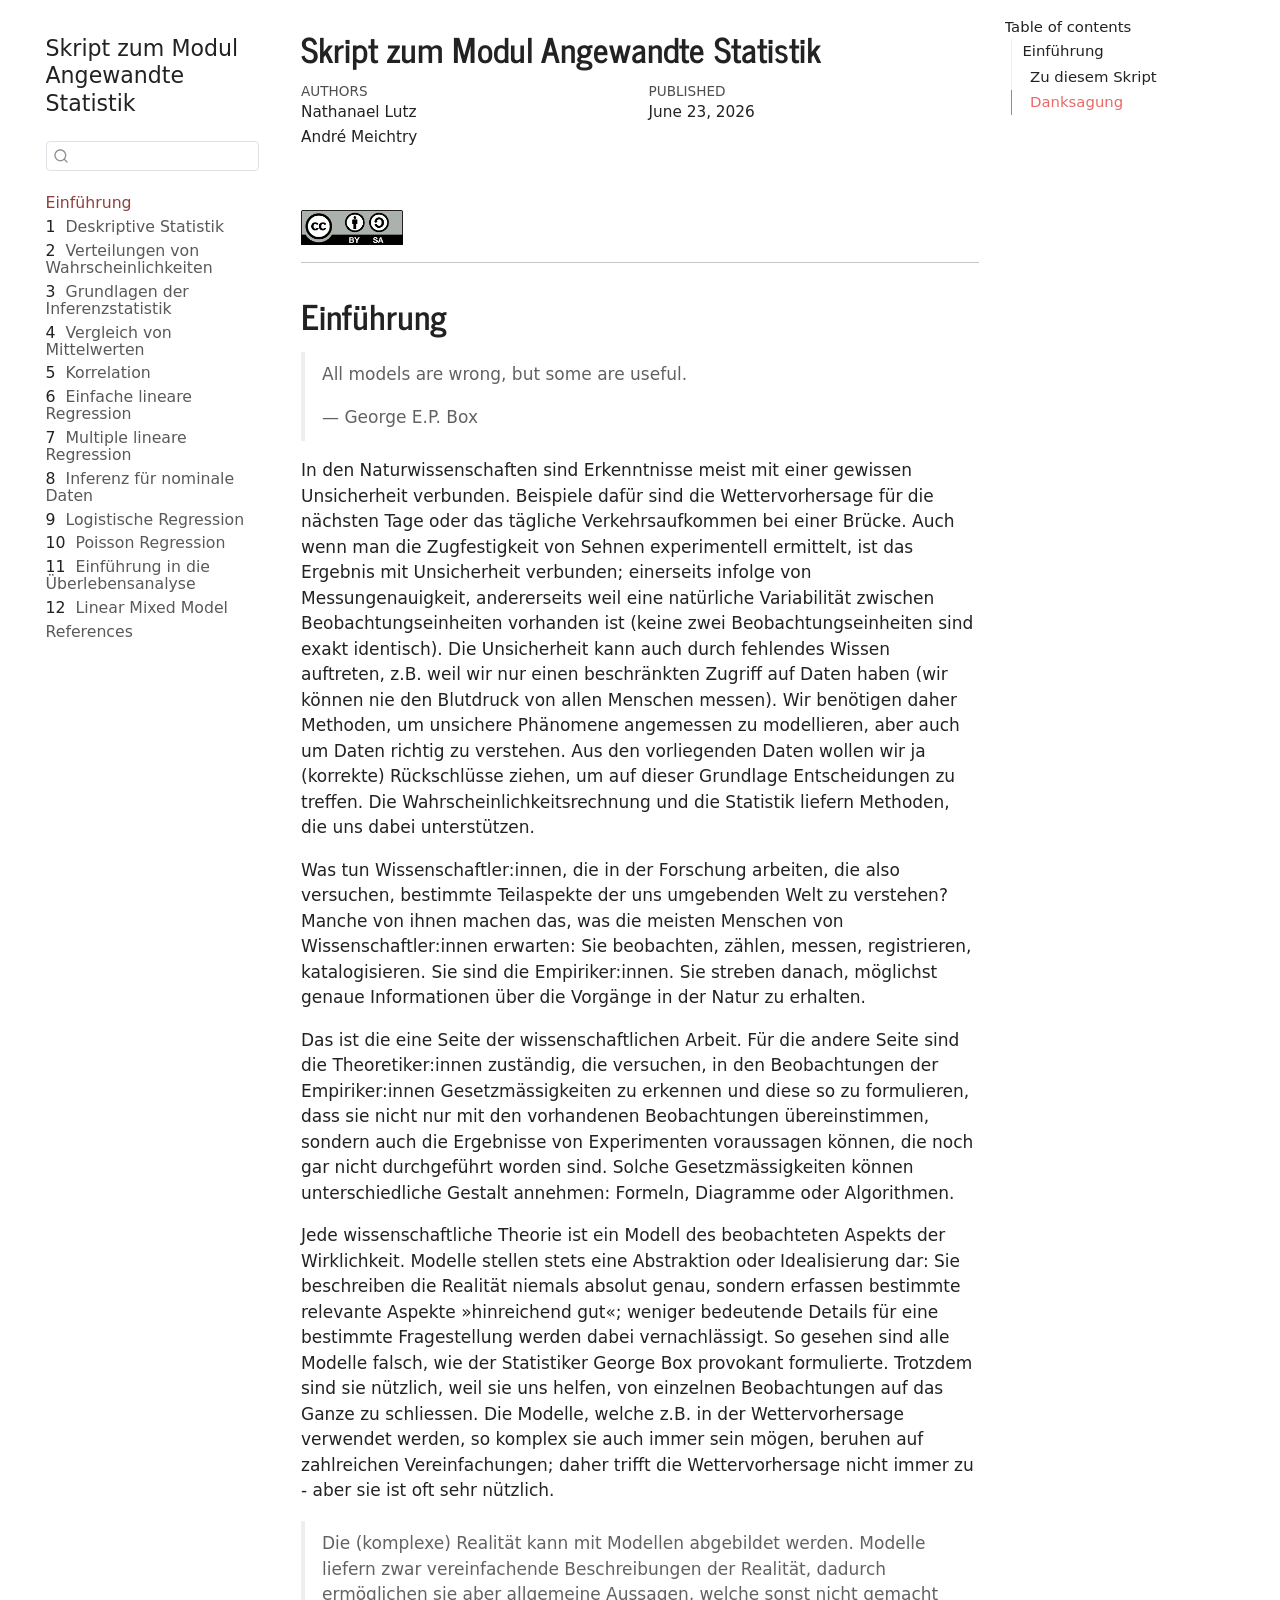
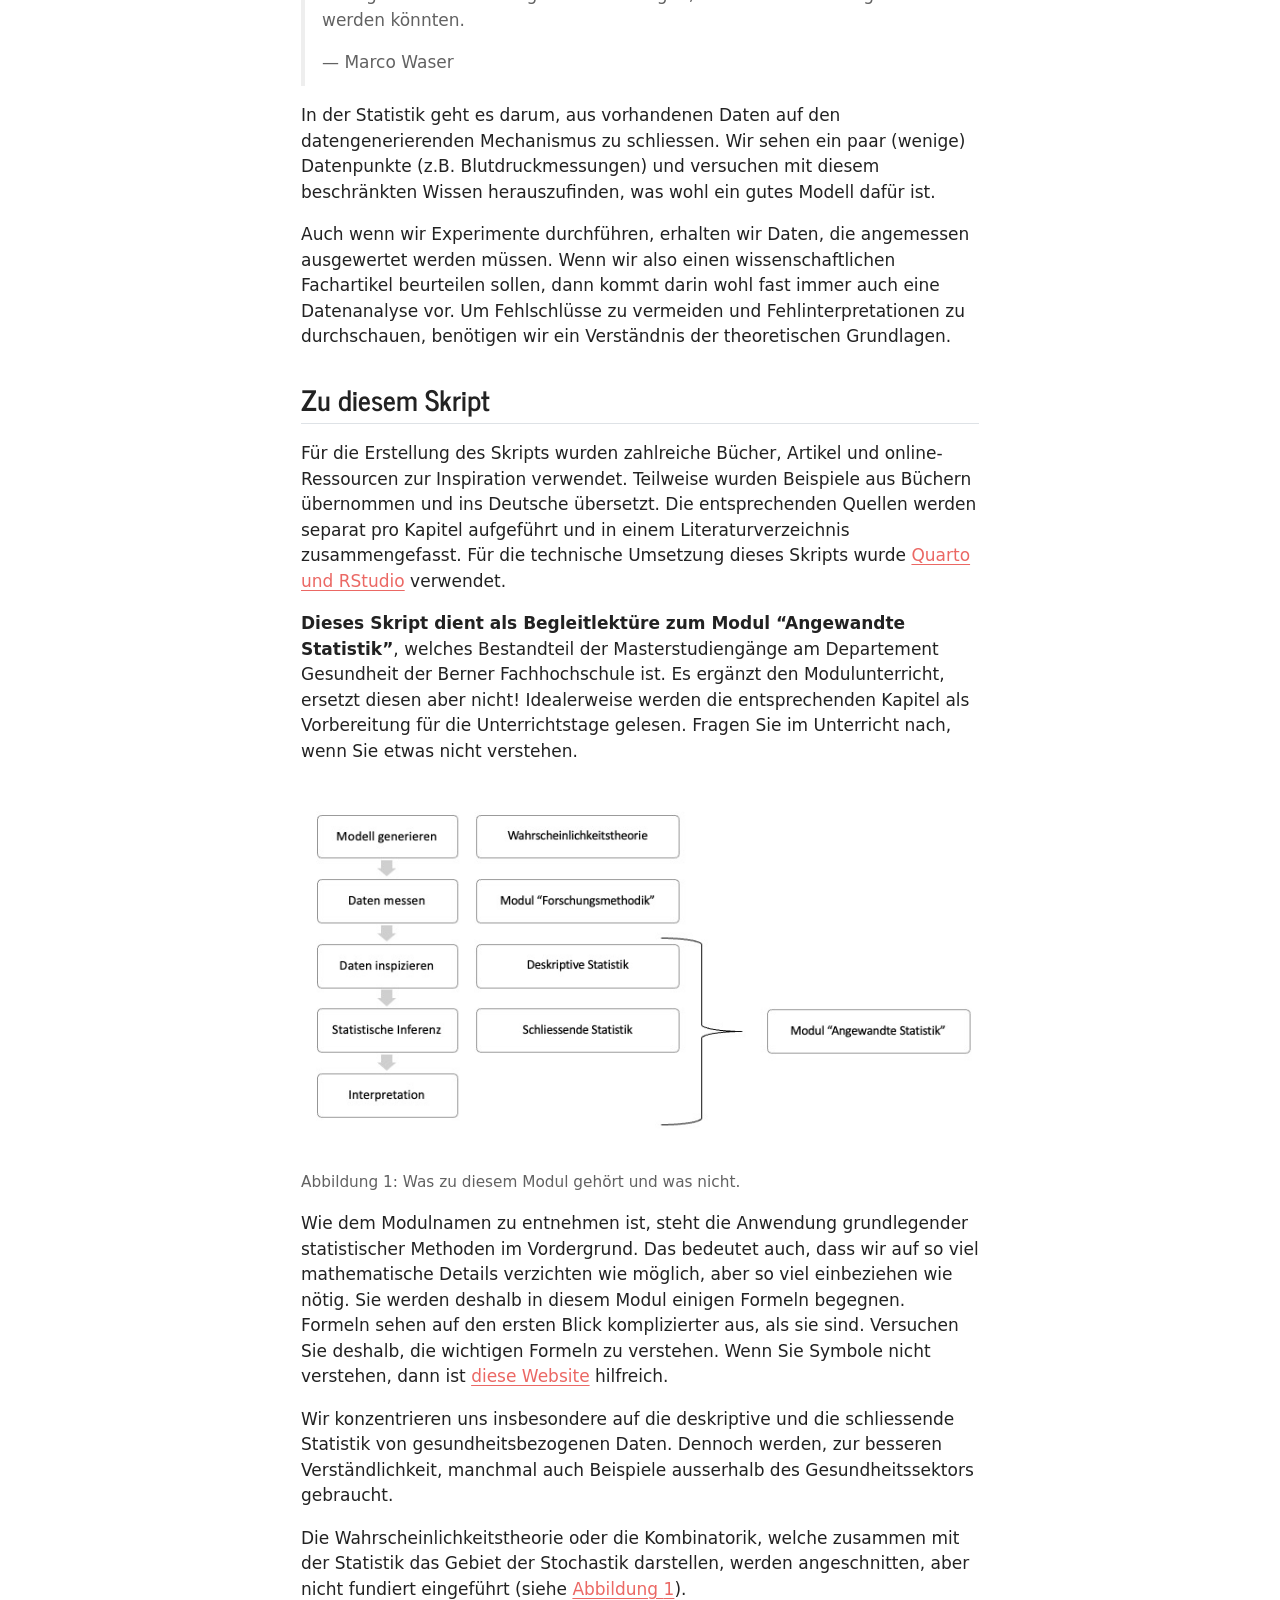
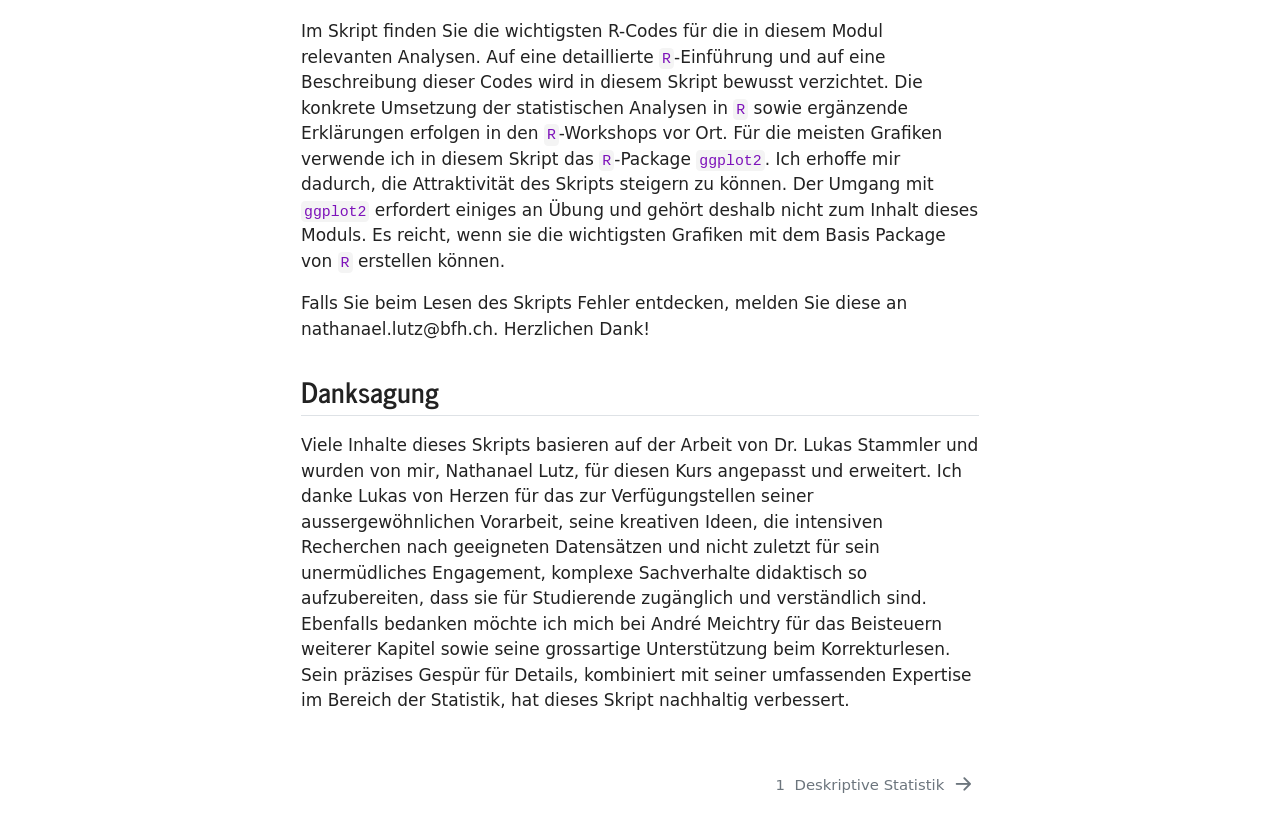
<file: index.html>
<!DOCTYPE html>
<html xmlns="http://www.w3.org/1999/xhtml" lang="en" xml:lang="en"><head>

<meta charset="utf-8">
<meta name="generator" content="quarto-1.10.18">

<meta name="viewport" content="width=device-width, initial-scale=1.0, user-scalable=yes">

<meta name="author" content="Nathanael Lutz">
<meta name="author" content="André Meichtry">
<meta name="dcterms.date" content="2026-06-23">

<title>Skript zum Modul Angewandte Statistik</title>
<style>
/* Default styles provided by pandoc.
** See https://pandoc.org/MANUAL.html#variables-for-html for config info.
*/
span.smallcaps{font-variant: small-caps;}
div.columns{display: flex; gap: 1.5em;}
div.column{flex: auto;}
@media screen {
div.columns{gap: min(4vw, 1.5em);}
div.column{overflow-x: auto;}
}
div.hanging-indent{margin-left: 1.5em; text-indent: -1.5em;}
ul.task-list{list-style: none;}
ul.task-list li input[type="checkbox"] {
  width: 0.8em;
  margin: 0 0.8em 0.2em -1em; /* quarto-specific, see https://github.com/quarto-dev/quarto-cli/issues/4556 */ 
  vertical-align: middle;
}
</style>


<script src="site_libs/quarto-nav/quarto-nav.js"></script>
<script src="site_libs/quarto-nav/headroom.min.js"></script>
<script src="site_libs/clipboard/clipboard.min.js"></script>
<script src="site_libs/quarto-search/autocomplete.umd.js"></script>
<script src="site_libs/quarto-search/fuse.min.js"></script>
<script src="site_libs/quarto-search/quarto-search.js"></script>
<meta name="quarto:offset" content="./">
<link href="./01_descriptives.html" rel="next">
<script src="site_libs/quarto-html/quarto.js" type="module"></script>
<script src="site_libs/quarto-html/tabsets/tabsets.js" type="module"></script>
<script src="site_libs/quarto-html/popper.min.js"></script>
<script src="site_libs/quarto-html/tippy.umd.min.js"></script>
<script src="site_libs/quarto-html/anchor.min.js"></script>
<link href="site_libs/quarto-html/tippy.css" rel="stylesheet">
<link href="site_libs/quarto-html/quarto-syntax-highlighting-64a204ab8560d761af7679ceaba22944.css" rel="stylesheet" id="quarto-text-highlighting-styles">
<script src="site_libs/bootstrap/bootstrap.min.js"></script>
<link href="site_libs/bootstrap/bootstrap-icons.css" rel="stylesheet">
<link href="site_libs/bootstrap/bootstrap-a13ce72e634a2f33efdd294fcd8c2364.min.css" rel="stylesheet" append-hash="true" id="quarto-bootstrap" data-mode="light">
<link href="site_libs/quarto-contrib/quarto-auto-dark-mode-1.0.0/auto-dark-mode.css" rel="stylesheet">
<script id="quarto-search-options" type="application/json">{
  "location": "sidebar",
  "copy-button": false,
  "collapse-after": 3,
  "panel-placement": "start",
  "type": "textbox",
  "limit": 50,
  "keyboard-shortcut": [
    "f",
    "/",
    "s"
  ],
  "show-item-context": false,
  "language": {
    "search-no-results-text": "No results",
    "search-matching-documents-text": "matching documents",
    "search-copy-link-title": "Copy link to search",
    "search-hide-matches-text": "Hide additional matches",
    "search-more-match-text": "more match in this document",
    "search-more-matches-text": "more matches in this document",
    "search-clear-button-title": "Clear",
    "search-text-placeholder": "",
    "search-detached-cancel-button-title": "Cancel",
    "search-submit-button-title": "Submit",
    "search-label": "Search"
  }
}</script>


</head>

<body class="nav-sidebar floating quarto-light">

<div id="quarto-search-results"></div>
  <header id="quarto-header" class="headroom fixed-top">
  <nav class="quarto-secondary-nav">
    <div class="container-fluid d-flex">
      <button type="button" class="quarto-btn-toggle btn" data-bs-toggle="collapse" role="button" data-bs-target=".quarto-sidebar-collapse-item" aria-controls="quarto-sidebar" aria-expanded="false" aria-label="Toggle sidebar navigation" onclick="if (window.quartoToggleHeadroom) { window.quartoToggleHeadroom(); }">
        <i class="bi bi-layout-text-sidebar-reverse"></i>
      </button>
        <nav class="quarto-page-breadcrumbs" aria-label="breadcrumb"><ol class="breadcrumb"><li class="breadcrumb-item"><a href="./index.html">Einführung</a></li></ol></nav>
        <a class="flex-grow-1" role="navigation" data-bs-toggle="collapse" data-bs-target=".quarto-sidebar-collapse-item" aria-controls="quarto-sidebar" aria-expanded="false" aria-label="Toggle sidebar navigation" onclick="if (window.quartoToggleHeadroom) { window.quartoToggleHeadroom(); }">      
        </a>
      <button type="button" class="btn quarto-search-button" aria-label="Search" onclick="window.quartoOpenSearch();">
        <i class="bi bi-search"></i>
      </button>
    </div>
  </nav>
</header>
<!-- content -->
<div id="quarto-content" class="quarto-container page-columns page-rows-contents page-layout-article">
<!-- sidebar -->
  <nav id="quarto-sidebar" class="sidebar collapse collapse-horizontal quarto-sidebar-collapse-item sidebar-navigation floating overflow-auto">
    <div class="pt-lg-2 mt-2 text-left sidebar-header">
    <div class="sidebar-title mb-0 py-0">
      <a href="./">Skript zum Modul Angewandte Statistik</a> 
    </div>
      </div>
        <div class="mt-2 flex-shrink-0 align-items-center">
        <div class="sidebar-search">
        <div id="quarto-search" class="" title="Search"></div>
        </div>
        </div>
    <div class="sidebar-menu-container"> 
    <ul class="list-unstyled mt-1">
        <li class="sidebar-item">
  <div class="sidebar-item-container"> 
  <a href="./index.html" class="sidebar-item-text sidebar-link active">
 <span class="menu-text">Einführung</span></a>
  </div>
</li>
        <li class="sidebar-item">
  <div class="sidebar-item-container"> 
  <a href="./01_descriptives.html" class="sidebar-item-text sidebar-link">
 <span class="menu-text"><span class="chapter-number">1</span>&nbsp; <span class="chapter-title">Deskriptive Statistik</span></span></a>
  </div>
</li>
        <li class="sidebar-item">
  <div class="sidebar-item-container"> 
  <a href="./02_prop_distributions.html" class="sidebar-item-text sidebar-link">
 <span class="menu-text"><span class="chapter-number">2</span>&nbsp; <span class="chapter-title">Verteilungen von Wahrscheinlichkeiten</span></span></a>
  </div>
</li>
        <li class="sidebar-item">
  <div class="sidebar-item-container"> 
  <a href="./03_inference.html" class="sidebar-item-text sidebar-link">
 <span class="menu-text"><span class="chapter-number">3</span>&nbsp; <span class="chapter-title">Grundlagen der Inferenzstatistik</span></span></a>
  </div>
</li>
        <li class="sidebar-item">
  <div class="sidebar-item-container"> 
  <a href="./04_compare_means.html" class="sidebar-item-text sidebar-link">
 <span class="menu-text"><span class="chapter-number">4</span>&nbsp; <span class="chapter-title">Vergleich von Mittelwerten</span></span></a>
  </div>
</li>
        <li class="sidebar-item">
  <div class="sidebar-item-container"> 
  <a href="./05_correlation.html" class="sidebar-item-text sidebar-link">
 <span class="menu-text"><span class="chapter-number">5</span>&nbsp; <span class="chapter-title">Korrelation</span></span></a>
  </div>
</li>
        <li class="sidebar-item">
  <div class="sidebar-item-container"> 
  <a href="./06_simple_linear-regression.html" class="sidebar-item-text sidebar-link">
 <span class="menu-text"><span class="chapter-number">6</span>&nbsp; <span class="chapter-title">Einfache lineare Regression</span></span></a>
  </div>
</li>
        <li class="sidebar-item">
  <div class="sidebar-item-container"> 
  <a href="./07_multiple_linear-regression.html" class="sidebar-item-text sidebar-link">
 <span class="menu-text"><span class="chapter-number">7</span>&nbsp; <span class="chapter-title">Multiple lineare Regression</span></span></a>
  </div>
</li>
        <li class="sidebar-item">
  <div class="sidebar-item-container"> 
  <a href="./08_inf_cat_data.html" class="sidebar-item-text sidebar-link">
 <span class="menu-text"><span class="chapter-number">8</span>&nbsp; <span class="chapter-title">Inferenz für nominale Daten</span></span></a>
  </div>
</li>
        <li class="sidebar-item">
  <div class="sidebar-item-container"> 
  <a href="./09_logistic_regression.html" class="sidebar-item-text sidebar-link">
 <span class="menu-text"><span class="chapter-number">9</span>&nbsp; <span class="chapter-title">Logistische Regression</span></span></a>
  </div>
</li>
        <li class="sidebar-item">
  <div class="sidebar-item-container"> 
  <a href="./10_poisson_regression.html" class="sidebar-item-text sidebar-link">
 <span class="menu-text"><span class="chapter-number">10</span>&nbsp; <span class="chapter-title">Poisson Regression</span></span></a>
  </div>
</li>
        <li class="sidebar-item">
  <div class="sidebar-item-container"> 
  <a href="./11_survival.html" class="sidebar-item-text sidebar-link">
 <span class="menu-text"><span class="chapter-number">11</span>&nbsp; <span class="chapter-title">Einführung in die Überlebensanalyse</span></span></a>
  </div>
</li>
        <li class="sidebar-item">
  <div class="sidebar-item-container"> 
  <a href="./12_LMM.html" class="sidebar-item-text sidebar-link">
 <span class="menu-text"><span class="chapter-number">12</span>&nbsp; <span class="chapter-title">Linear Mixed Model</span></span></a>
  </div>
</li>
        <li class="sidebar-item">
  <div class="sidebar-item-container"> 
  <a href="./references.html" class="sidebar-item-text sidebar-link">
 <span class="menu-text">References</span></a>
  </div>
</li>
    </ul>
    </div>
</nav>
<div id="quarto-sidebar-glass" class="quarto-sidebar-collapse-item" data-bs-toggle="collapse" data-bs-target=".quarto-sidebar-collapse-item"></div>
<!-- margin-sidebar -->
    <div id="quarto-margin-sidebar" class="sidebar margin-sidebar">
        <nav id="TOC" role="doc-toc" class="toc-active">
    <h2 id="toc-title">Table of contents</h2>
   
  <ul>
  <li><a href="#einführung" id="toc-einführung" class="nav-link active" data-scroll-target="#einführung">Einführung</a>
  <ul class="collapse">
  <li><a href="#zu-diesem-skript" id="toc-zu-diesem-skript" class="nav-link" data-scroll-target="#zu-diesem-skript">Zu diesem Skript</a></li>
  <li><a href="#danksagung" id="toc-danksagung" class="nav-link" data-scroll-target="#danksagung">Danksagung</a></li>
  </ul></li>
  </ul>
</nav>
    </div>
<!-- main -->
<main class="content" id="quarto-document-content">

<header id="title-block-header" class="quarto-title-block default">
<div class="quarto-title">
<h1 class="title">Skript zum Modul Angewandte Statistik</h1>
</div>



<div class="quarto-title-meta">

    <div>
    <div class="quarto-title-meta-heading">Authors</div>
    <div class="quarto-title-meta-contents">
             <p>Nathanael Lutz </p>
             <p>André Meichtry </p>
          </div>
  </div>
    
    <div>
    <div class="quarto-title-meta-heading">Published</div>
    <div class="quarto-title-meta-contents">
      <p class="date">June 23, 2026</p>
    </div>
  </div>
  
    
  </div>
  


</header>


<p><br></p>
<p><img src="illustrations/cc.png" class="img-fluid" style="width:15.0%"></p>
<hr>
<section id="einführung" class="level1 unnumbered">
<h1 class="unnumbered">Einführung</h1>
<blockquote class="blockquote">
<p>All models are wrong, but some are useful.</p>
<p>— George E.P. Box</p>
</blockquote>
<p>In den Naturwissenschaften sind Erkenntnisse meist mit einer gewissen Unsicherheit verbunden. Beispiele dafür sind die Wettervorhersage für die nächsten Tage oder das tägliche Verkehrsaufkommen bei einer Brücke. Auch wenn man die Zugfestigkeit von Sehnen experimentell ermittelt, ist das Ergebnis mit Unsicherheit verbunden; einerseits infolge von Messungenauigkeit, andererseits weil eine natürliche Variabilität zwischen Beobachtungseinheiten vorhanden ist (keine zwei Beobachtungseinheiten sind exakt identisch). Die Unsicherheit kann auch durch fehlendes Wissen auftreten, z.B. weil wir nur einen beschränkten Zugriff auf Daten haben (wir können nie den Blutdruck von allen Menschen messen). Wir benötigen daher Methoden, um unsichere Phänomene angemessen zu modellieren, aber auch um Daten richtig zu verstehen. Aus den vorliegenden Daten wollen wir ja (korrekte) Rückschlüsse ziehen, um auf dieser Grundlage Entscheidungen zu treffen. Die Wahrscheinlichkeitsrechnung und die Statistik liefern Methoden, die uns dabei unterstützen.</p>
<p>Was tun Wissenschaftler:innen, die in der Forschung arbeiten, die also versuchen, bestimmte Teilaspekte der uns umgebenden Welt zu verstehen? Manche von ihnen machen das, was die meisten Menschen von Wissenschaftler:innen erwarten: Sie beobachten, zählen, messen, registrieren, katalogisieren. Sie sind die Empiriker:innen. Sie streben danach, möglichst genaue Informationen über die Vorgänge in der Natur zu erhalten.</p>
<p>Das ist die eine Seite der wissenschaftlichen Arbeit. Für die andere Seite sind die Theoretiker:innen zuständig, die versuchen, in den Beobachtungen der Empiriker:innen Gesetzmässigkeiten zu erkennen und diese so zu formulieren, dass sie nicht nur mit den vorhandenen Beobachtungen übereinstimmen, sondern auch die Ergebnisse von Experimenten voraussagen können, die noch gar nicht durchgeführt worden sind. Solche Gesetzmässigkeiten können unterschiedliche Gestalt annehmen: Formeln, Diagramme oder Algorithmen.</p>
<p>Jede wissenschaftliche Theorie ist ein Modell des beobachteten Aspekts der Wirklichkeit. Modelle stellen stets eine Abstraktion oder Idealisierung dar: Sie beschreiben die Realität niemals absolut genau, sondern erfassen bestimmte relevante Aspekte »hinreichend gut«; weniger bedeutende Details für eine bestimmte Fragestellung werden dabei vernachlässigt. So gesehen sind alle Modelle falsch, wie der Statistiker George Box provokant formulierte. Trotzdem sind sie nützlich, weil sie uns helfen, von einzelnen Beobachtungen auf das Ganze zu schliessen. Die Modelle, welche z.B. in der Wettervorhersage verwendet werden, so komplex sie auch immer sein mögen, beruhen auf zahlreichen Vereinfachungen; daher trifft die Wettervorhersage nicht immer zu - aber sie ist oft sehr nützlich.</p>
<blockquote class="blockquote">
<p>Die (komplexe) Realität kann mit Modellen abgebildet werden. Modelle liefern zwar vereinfachende Beschreibungen der Realität, dadurch ermöglichen sie aber allgemeine Aussagen, welche sonst nicht gemacht werden könnten.</p>
<p>— Marco Waser</p>
</blockquote>
<p>In der Statistik geht es darum, aus vorhandenen Daten auf den datengenerierenden Mechanismus zu schliessen. Wir sehen ein paar (wenige) Datenpunkte (z.B. Blutdruckmessungen) und versuchen mit diesem beschränkten Wissen herauszufinden, was wohl ein gutes Modell dafür ist.</p>
<p>Auch wenn wir Experimente durchführen, erhalten wir Daten, die angemessen ausgewertet werden müssen. Wenn wir also einen wissenschaftlichen Fachartikel beurteilen sollen, dann kommt darin wohl fast immer auch eine Datenanalyse vor. Um Fehlschlüsse zu vermeiden und Fehlinterpretationen zu durchschauen, benötigen wir ein Verständnis der theoretischen Grundlagen.</p>
<section id="zu-diesem-skript" class="level2">
<h2 class="anchored" data-anchor-id="zu-diesem-skript">Zu diesem Skript</h2>
<p>Für die Erstellung des Skripts wurden zahlreiche Bücher, Artikel und online-Ressourcen zur Inspiration verwendet. Teilweise wurden Beispiele aus Büchern übernommen und ins Deutsche übersetzt. Die entsprechenden Quellen werden separat pro Kapitel aufgeführt und in einem Literaturverzeichnis zusammengefasst. Für die technische Umsetzung dieses Skripts wurde <a href="https://quarto.org/">Quarto und RStudio</a> verwendet.</p>
<p><strong>Dieses Skript dient als Begleitlektüre zum Modul “Angewandte Statistik”</strong>, welches Bestandteil der Masterstudiengänge am Departement Gesundheit der Berner Fachhochschule ist. Es ergänzt den Modulunterricht, ersetzt diesen aber nicht! Idealerweise werden die entsprechenden Kapitel als Vorbereitung für die Unterrichtstage gelesen. Fragen Sie im Unterricht nach, wenn Sie etwas nicht verstehen.</p>
<div id="fig-intro" class="quarto-float quarto-figure quarto-figure-center anchored">
<figure class="quarto-float quarto-float-fig figure">
<div aria-describedby="fig-intro-caption-0ceaefa1-69ba-4598-a22c-09a6ac19f8ca">
<img src="illustrations/Fig-Intro.jpg" class="img-fluid figure-img">
</div>
<figcaption class="quarto-float-caption-bottom quarto-float-caption quarto-float-fig" id="fig-intro-caption-0ceaefa1-69ba-4598-a22c-09a6ac19f8ca">
Abbildung&nbsp;1: Was zu diesem Modul gehört und was nicht.
</figcaption>
</figure>
</div>
<p>Wie dem Modulnamen zu entnehmen ist, steht die Anwendung grundlegender statistischer Methoden im Vordergrund. Das bedeutet auch, dass wir auf so viel mathematische Details verzichten wie möglich, aber so viel einbeziehen wie nötig. Sie werden deshalb in diesem Modul einigen Formeln begegnen. Formeln sehen auf den ersten Blick komplizierter aus, als sie sind. Versuchen Sie deshalb, die wichtigen Formeln zu verstehen. Wenn Sie Symbole nicht verstehen, dann ist <a href="https://www.mathe-online.at/symbole.html">diese Website</a> hilfreich.</p>
<p>Wir konzentrieren uns insbesondere auf die deskriptive und die schliessende Statistik von gesundheitsbezogenen Daten. Dennoch werden, zur besseren Verständlichkeit, manchmal auch Beispiele ausserhalb des Gesundheitssektors gebraucht.</p>
<p>Die Wahrscheinlichkeitstheorie oder die Kombinatorik, welche zusammen mit der Statistik das Gebiet der Stochastik darstellen, werden angeschnitten, aber nicht fundiert eingeführt (siehe <a href="#fig-intro" class="quarto-xref">Abbildung&nbsp;<span>1</span></a>).</p>
<p>Im Skript finden Sie die wichtigsten R-Codes für die in diesem Modul relevanten Analysen. Auf eine detaillierte <code>R</code>-Einführung und auf eine Beschreibung dieser Codes wird in diesem Skript bewusst verzichtet. Die konkrete Umsetzung der statistischen Analysen in <code>R</code> sowie ergänzende Erklärungen erfolgen in den <code>R</code>-Workshops vor Ort. Für die meisten Grafiken verwende ich in diesem Skript das <code>R</code>-Package <code>ggplot2</code>. Ich erhoffe mir dadurch, die Attraktivität des Skripts steigern zu können. Der Umgang mit <code>ggplot2</code> erfordert einiges an Übung und gehört deshalb nicht zum Inhalt dieses Moduls. Es reicht, wenn sie die wichtigsten Grafiken mit dem Basis Package von <code>R</code> erstellen können.</p>
<p>Falls Sie beim Lesen des Skripts Fehler entdecken, melden Sie diese an nathanael.lutz@bfh.ch. Herzlichen Dank!</p>
</section>
<section id="danksagung" class="level2">
<h2 class="anchored" data-anchor-id="danksagung">Danksagung</h2>
<p>Viele Inhalte dieses Skripts basieren auf der Arbeit von Dr.&nbsp;Lukas Stammler und wurden von mir, Nathanael Lutz, für diesen Kurs angepasst und erweitert. Ich danke Lukas von Herzen für das zur Verfügungstellen seiner aussergewöhnlichen Vorarbeit, seine kreativen Ideen, die intensiven Recherchen nach geeigneten Datensätzen und nicht zuletzt für sein unermüdliches Engagement, komplexe Sachverhalte didaktisch so aufzubereiten, dass sie für Studierende zugänglich und verständlich sind. Ebenfalls bedanken möchte ich mich bei André Meichtry für das Beisteuern weiterer Kapitel sowie seine grossartige Unterstützung beim Korrekturlesen. Sein präzises Gespür für Details, kombiniert mit seiner umfassenden Expertise im Bereich der Statistik, hat dieses Skript nachhaltig verbessert.</p>


</section>
</section>

</main> <!-- /main -->
<script id="quarto-html-after-body" type="application/javascript">
  window.document.addEventListener("DOMContentLoaded", function (event) {
    const icon = "";
    const anchorJS = new window.AnchorJS();
    anchorJS.options = {
      placement: 'right',
      icon: icon
    };
    anchorJS.add('.anchored');
    const isCodeAnnotation = (el) => {
      for (const clz of el.classList) {
        if (clz.startsWith('code-annotation-')) {                     
          return true;
        }
      }
      return false;
    }
    const onCopySuccess = function(e) {
      // button target
      const button = e.trigger;
      // don't keep focus
      button.blur();
      // flash "checked"
      button.classList.add('code-copy-button-checked');
      var currentTitle = button.getAttribute("title");
      button.setAttribute("title", "Copied!");
      let tooltip;
      if (window.bootstrap) {
        button.setAttribute("data-bs-toggle", "tooltip");
        button.setAttribute("data-bs-placement", "left");
        button.setAttribute("data-bs-title", "Copied!");
        tooltip = new bootstrap.Tooltip(button, 
          { trigger: "manual", 
            customClass: "code-copy-button-tooltip",
            offset: [0, -8]});
        tooltip.show();    
      }
      setTimeout(function() {
        if (tooltip) {
          tooltip.hide();
          button.removeAttribute("data-bs-title");
          button.removeAttribute("data-bs-toggle");
          button.removeAttribute("data-bs-placement");
        }
        button.setAttribute("title", currentTitle);
        button.classList.remove('code-copy-button-checked');
      }, 1000);
      // clear code selection
      e.clearSelection();
    }
    const getTextToCopy = function(trigger) {
      const outerScaffold = trigger.parentElement.cloneNode(true);
      const codeEl = outerScaffold.querySelector('code');
      for (const childEl of codeEl.children) {
        if (isCodeAnnotation(childEl)) {
          childEl.remove();
        }
      }
      return codeEl.innerText;
    }
    const clipboard = new window.ClipboardJS('.code-copy-button:not([data-in-quarto-modal])', {
      text: getTextToCopy
    });
    clipboard.on('success', onCopySuccess);
    if (window.document.getElementById('quarto-embedded-source-code-modal')) {
      const clipboardModal = new window.ClipboardJS('.code-copy-button[data-in-quarto-modal]', {
        text: getTextToCopy,
        container: window.document.getElementById('quarto-embedded-source-code-modal')
      });
      clipboardModal.on('success', onCopySuccess);
    }
      var localhostRegex = new RegExp(/^(?:http|https):\/\/localhost\:?[0-9]*\//);
      var mailtoRegex = new RegExp(/^mailto:/);
        var filterRegex = new RegExp('/' + window.location.host + '/');
      var isInternal = (href) => {
          return filterRegex.test(href) || localhostRegex.test(href) || mailtoRegex.test(href);
      }
      // Inspect non-navigation links and adorn them if external
     var links = window.document.querySelectorAll('a[href]:not(.nav-link):not(.navbar-brand):not(.toc-action):not(.sidebar-link):not(.sidebar-item-toggle):not(.pagination-link):not(.no-external):not([aria-hidden]):not(.dropdown-item):not(.quarto-navigation-tool):not(.about-link)');
      for (var i=0; i<links.length; i++) {
        const link = links[i];
        if (!isInternal(link.href)) {
          // undo the damage that might have been done by quarto-nav.js in the case of
          // links that we want to consider external
          if (link.dataset.originalHref !== undefined) {
            link.href = link.dataset.originalHref;
          }
        }
      }
    function tippyHover(el, contentFn, onTriggerFn, onUntriggerFn) {
      const config = {
        allowHTML: true,
        maxWidth: 500,
        delay: 100,
        arrow: false,
        appendTo: function(el) {
            return el.parentElement;
        },
        interactive: true,
        interactiveBorder: 10,
        theme: 'quarto',
        placement: 'bottom-start',
      };
      if (contentFn) {
        config.content = contentFn;
      }
      if (onTriggerFn) {
        config.onTrigger = onTriggerFn;
      }
      if (onUntriggerFn) {
        config.onUntrigger = onUntriggerFn;
      }
      window.tippy(el, config); 
    }
    const noterefs = window.document.querySelectorAll('a[role="doc-noteref"]');
    for (var i=0; i<noterefs.length; i++) {
      const ref = noterefs[i];
      tippyHover(ref, function() {
        // use id or data attribute instead here
        let href = ref.getAttribute('data-footnote-href') || ref.getAttribute('href');
        try { href = new URL(href).hash; } catch {}
        const id = href.replace(/^#\/?/, "");
        const note = window.document.getElementById(id);
        if (note) {
          return note.innerHTML;
        } else {
          return "";
        }
      });
    }
    const xrefs = window.document.querySelectorAll('a.quarto-xref');
    const processXRef = (id, note) => {
      // Strip column container classes
      const stripColumnClz = (el) => {
        el.classList.remove("page-full", "page-columns");
        if (el.children) {
          for (const child of el.children) {
            stripColumnClz(child);
          }
        }
      }
      stripColumnClz(note)
      if (id === null || id.startsWith('sec-')) {
        // Special case sections, only their first couple elements
        const container = document.createElement("div");
        if (note.children && note.children.length > 2) {
          container.appendChild(note.children[0].cloneNode(true));
          for (let i = 1; i < note.children.length; i++) {
            const child = note.children[i];
            if (child.tagName === "P" && child.innerText === "") {
              continue;
            } else {
              container.appendChild(child.cloneNode(true));
              break;
            }
          }
          if (window.Quarto?.typesetMath) {
            window.Quarto.typesetMath(container);
          }
          return container.innerHTML
        } else {
          if (window.Quarto?.typesetMath) {
            window.Quarto.typesetMath(note);
          }
          return note.innerHTML;
        }
      } else {
        // Remove any anchor links if they are present
        const anchorLink = note.querySelector('a.anchorjs-link');
        if (anchorLink) {
          anchorLink.remove();
        }
        if (window.Quarto?.typesetMath) {
          window.Quarto.typesetMath(note);
        }
        if (note.classList.contains("callout")) {
          return note.outerHTML;
        } else {
          return note.innerHTML;
        }
      }
    }
    for (var i=0; i<xrefs.length; i++) {
      const xref = xrefs[i];
      tippyHover(xref, undefined, function(instance) {
        instance.disable();
        let url = xref.getAttribute('href');
        let hash = undefined; 
        if (url.startsWith('#')) {
          hash = url;
        } else {
          try { hash = new URL(url).hash; } catch {}
        }
        if (hash) {
          const id = hash.replace(/^#\/?/, "");
          const note = window.document.getElementById(id);
          if (note !== null) {
            try {
              const html = processXRef(id, note.cloneNode(true));
              instance.setContent(html);
            } finally {
              instance.enable();
              instance.show();
            }
          } else {
            // See if we can fetch this
            fetch(url.split('#')[0])
            .then(res => res.text())
            .then(html => {
              const parser = new DOMParser();
              const htmlDoc = parser.parseFromString(html, "text/html");
              const note = htmlDoc.getElementById(id);
              if (note !== null) {
                const html = processXRef(id, note);
                instance.setContent(html);
              } 
            }).finally(() => {
              instance.enable();
              instance.show();
            });
          }
        } else {
          // See if we can fetch a full url (with no hash to target)
          // This is a special case and we should probably do some content thinning / targeting
          fetch(url)
          .then(res => res.text())
          .then(html => {
            const parser = new DOMParser();
            const htmlDoc = parser.parseFromString(html, "text/html");
            const note = htmlDoc.querySelector('main.content');
            if (note !== null) {
              // This should only happen for chapter cross references
              // (since there is no id in the URL)
              // remove the first header
              if (note.children.length > 0 && note.children[0].tagName === "HEADER") {
                note.children[0].remove();
              }
              const html = processXRef(null, note);
              instance.setContent(html);
            } 
          }).finally(() => {
            instance.enable();
            instance.show();
          });
        }
      }, function(instance) {
      });
    }
        let selectedAnnoteEl;
        const selectorForAnnotation = ( cell, annotation) => {
          let cellAttr = 'data-code-cell="' + cell + '"';
          let lineAttr = 'data-code-annotation="' +  annotation + '"';
          const selector = 'span[' + cellAttr + '][' + lineAttr + ']';
          return selector;
        }
        const selectCodeLines = (annoteEl) => {
          const doc = window.document;
          const targetCell = annoteEl.getAttribute("data-target-cell");
          const targetAnnotation = annoteEl.getAttribute("data-target-annotation");
          const annoteSpan = window.document.querySelector(selectorForAnnotation(targetCell, targetAnnotation));
          const lines = annoteSpan.getAttribute("data-code-lines").split(",");
          const lineIds = lines.map((line) => {
            return targetCell + "-" + line;
          })
          let top = null;
          let height = null;
          let parent = null;
          if (lineIds.length > 0) {
              //compute the position of the single el (top and bottom and make a div)
              const el = window.document.getElementById(lineIds[0]);
              top = el.offsetTop;
              height = el.offsetHeight;
              parent = el.parentElement.parentElement;
            if (lineIds.length > 1) {
              const lastEl = window.document.getElementById(lineIds[lineIds.length - 1]);
              const bottom = lastEl.offsetTop + lastEl.offsetHeight;
              height = bottom - top;
            }
            if (top !== null && height !== null && parent !== null) {
              // cook up a div (if necessary) and position it 
              let div = window.document.getElementById("code-annotation-line-highlight");
              if (div === null) {
                div = window.document.createElement("div");
                div.setAttribute("id", "code-annotation-line-highlight");
                div.style.position = 'absolute';
                parent.appendChild(div);
              }
              div.style.top = top - 2 + "px";
              div.style.height = height + 4 + "px";
              div.style.left = 0;
              let gutterDiv = window.document.getElementById("code-annotation-line-highlight-gutter");
              if (gutterDiv === null) {
                gutterDiv = window.document.createElement("div");
                gutterDiv.setAttribute("id", "code-annotation-line-highlight-gutter");
                gutterDiv.style.position = 'absolute';
                const codeCell = window.document.getElementById(targetCell);
                const gutter = codeCell.querySelector('.code-annotation-gutter');
                gutter.appendChild(gutterDiv);
              }
              gutterDiv.style.top = top - 2 + "px";
              gutterDiv.style.height = height + 4 + "px";
            }
            selectedAnnoteEl = annoteEl;
          }
        };
        const unselectCodeLines = () => {
          const elementsIds = ["code-annotation-line-highlight", "code-annotation-line-highlight-gutter"];
          elementsIds.forEach((elId) => {
            const div = window.document.getElementById(elId);
            if (div) {
              div.remove();
            }
          });
          selectedAnnoteEl = undefined;
        };
          // Handle positioning of the toggle
      window.addEventListener(
        "resize",
        throttle(() => {
          elRect = undefined;
          if (selectedAnnoteEl) {
            selectCodeLines(selectedAnnoteEl);
          }
        }, 10)
      );
      function throttle(fn, ms) {
      let throttle = false;
      let timer;
        return (...args) => {
          if(!throttle) { // first call gets through
              fn.apply(this, args);
              throttle = true;
          } else { // all the others get throttled
              if(timer) clearTimeout(timer); // cancel #2
              timer = setTimeout(() => {
                fn.apply(this, args);
                timer = throttle = false;
              }, ms);
          }
        };
      }
        // Attach click handler to the DT
        const annoteDls = window.document.querySelectorAll('dt[data-target-cell]');
        for (const annoteDlNode of annoteDls) {
          annoteDlNode.addEventListener('click', (event) => {
            const clickedEl = event.target;
            if (clickedEl !== selectedAnnoteEl) {
              unselectCodeLines();
              const activeEl = window.document.querySelector('dt[data-target-cell].code-annotation-active');
              if (activeEl) {
                activeEl.classList.remove('code-annotation-active');
              }
              selectCodeLines(clickedEl);
              clickedEl.classList.add('code-annotation-active');
            } else {
              // Unselect the line
              unselectCodeLines();
              clickedEl.classList.remove('code-annotation-active');
            }
          });
        }
    const findCites = (el) => {
      const parentEl = el.parentElement;
      if (parentEl) {
        const cites = parentEl.dataset.cites;
        if (cites) {
          return {
            el,
            cites: cites.split(' ')
          };
        } else {
          return findCites(el.parentElement)
        }
      } else {
        return undefined;
      }
    };
    var bibliorefs = window.document.querySelectorAll('a[role="doc-biblioref"]');
    for (var i=0; i<bibliorefs.length; i++) {
      const ref = bibliorefs[i];
      const citeInfo = findCites(ref);
      if (citeInfo) {
        tippyHover(citeInfo.el, function() {
          var popup = window.document.createElement('div');
          citeInfo.cites.forEach(function(cite) {
            var citeDiv = window.document.createElement('div');
            citeDiv.classList.add('hanging-indent');
            citeDiv.classList.add('csl-entry');
            var biblioDiv = window.document.getElementById('ref-' + cite);
            if (biblioDiv) {
              citeDiv.innerHTML = biblioDiv.innerHTML;
            }
            popup.appendChild(citeDiv);
          });
          return popup.innerHTML;
        });
      }
    }
  });
  </script>
<nav class="page-navigation">
  <div class="nav-page nav-page-previous">
  </div>
  <div class="nav-page nav-page-next">
      <a href="./01_descriptives.html" class="pagination-link" aria-label="Deskriptive Statistik">
        <span class="nav-page-text"><span class="chapter-number">1</span>&nbsp; <span class="chapter-title">Deskriptive Statistik</span></span> <i class="bi bi-arrow-right-short"></i>
      </a>
  </div>
</nav>
</div> <!-- /content -->




</body></html>
</file>
<file: site_libs/quarto-html/tippy.css>
.tippy-box[data-animation=fade][data-state=hidden]{opacity:0}[data-tippy-root]{max-width:calc(100vw - 10px)}.tippy-box{position:relative;background-color:#333;color:#fff;border-radius:4px;font-size:14px;line-height:1.4;white-space:normal;outline:0;transition-property:transform,visibility,opacity}.tippy-box[data-placement^=top]>.tippy-arrow{bottom:0}.tippy-box[data-placement^=top]>.tippy-arrow:before{bottom:-7px;left:0;border-width:8px 8px 0;border-top-color:initial;transform-origin:center top}.tippy-box[data-placement^=bottom]>.tippy-arrow{top:0}.tippy-box[data-placement^=bottom]>.tippy-arrow:before{top:-7px;left:0;border-width:0 8px 8px;border-bottom-color:initial;transform-origin:center bottom}.tippy-box[data-placement^=left]>.tippy-arrow{right:0}.tippy-box[data-placement^=left]>.tippy-arrow:before{border-width:8px 0 8px 8px;border-left-color:initial;right:-7px;transform-origin:center left}.tippy-box[data-placement^=right]>.tippy-arrow{left:0}.tippy-box[data-placement^=right]>.tippy-arrow:before{left:-7px;border-width:8px 8px 8px 0;border-right-color:initial;transform-origin:center right}.tippy-box[data-inertia][data-state=visible]{transition-timing-function:cubic-bezier(.54,1.5,.38,1.11)}.tippy-arrow{width:16px;height:16px;color:#333}.tippy-arrow:before{content:"";position:absolute;border-color:transparent;border-style:solid}.tippy-content{position:relative;padding:5px 9px;z-index:1}
</file>
<file: site_libs/quarto-html/quarto-syntax-highlighting-64a204ab8560d761af7679ceaba22944.css>
/* quarto syntax highlight colors */
:root {
  --quarto-hl-ot-color: #003B4F;
  --quarto-hl-at-color: #657422;
  --quarto-hl-ss-color: #20794D;
  --quarto-hl-an-color: #5E5E5E;
  --quarto-hl-fu-color: #4758AB;
  --quarto-hl-st-color: #20794D;
  --quarto-hl-cf-color: #003B4F;
  --quarto-hl-op-color: #5E5E5E;
  --quarto-hl-er-color: #AD0000;
  --quarto-hl-bn-color: #AD0000;
  --quarto-hl-al-color: #AD0000;
  --quarto-hl-va-color: #111111;
  --quarto-hl-bu-color: inherit;
  --quarto-hl-ex-color: inherit;
  --quarto-hl-pp-color: #AD0000;
  --quarto-hl-in-color: #5E5E5E;
  --quarto-hl-vs-color: #20794D;
  --quarto-hl-wa-color: #5E5E5E;
  --quarto-hl-do-color: #5E5E5E;
  --quarto-hl-im-color: #00769E;
  --quarto-hl-ch-color: #20794D;
  --quarto-hl-dt-color: #AD0000;
  --quarto-hl-fl-color: #AD0000;
  --quarto-hl-co-color: #5E5E5E;
  --quarto-hl-cv-color: #5E5E5E;
  --quarto-hl-cn-color: #8f5902;
  --quarto-hl-sc-color: #5E5E5E;
  --quarto-hl-dv-color: #AD0000;
  --quarto-hl-kw-color: #003B4F;
}

/* other quarto variables */
:root {
  --quarto-font-monospace: SFMono-Regular, Menlo, Monaco, Consolas, "Liberation Mono", "Courier New", monospace;
}

/* syntax highlight based on Pandoc's rules */
pre > code.sourceCode > span {
  color: #003B4F;
}

code.sourceCode > span {
  color: #003B4F;
}

div.sourceCode,
div.sourceCode pre.sourceCode {
  color: #003B4F;
}

/* Normal */
code span {
  color: #003B4F;
}

/* Alert */
code span.al {
  color: #AD0000;
  font-style: inherit;
}

/* Annotation */
code span.an {
  color: #5E5E5E;
  font-style: inherit;
}

/* Attribute */
code span.at {
  color: #657422;
  font-style: inherit;
}

/* BaseN */
code span.bn {
  color: #AD0000;
  font-style: inherit;
}

/* BuiltIn */
code span.bu {
  font-style: inherit;
}

/* ControlFlow */
code span.cf {
  color: #003B4F;
  font-weight: bold;
  font-style: inherit;
}

/* Char */
code span.ch {
  color: #20794D;
  font-style: inherit;
}

/* Constant */
code span.cn {
  color: #8f5902;
  font-style: inherit;
}

/* Comment */
code span.co {
  color: #5E5E5E;
  font-style: inherit;
}

/* CommentVar */
code span.cv {
  color: #5E5E5E;
  font-style: italic;
}

/* Documentation */
code span.do {
  color: #5E5E5E;
  font-style: italic;
}

/* DataType */
code span.dt {
  color: #AD0000;
  font-style: inherit;
}

/* DecVal */
code span.dv {
  color: #AD0000;
  font-style: inherit;
}

/* Error */
code span.er {
  color: #AD0000;
  font-style: inherit;
}

/* Extension */
code span.ex {
  font-style: inherit;
}

/* Float */
code span.fl {
  color: #AD0000;
  font-style: inherit;
}

/* Function */
code span.fu {
  color: #4758AB;
  font-style: inherit;
}

/* Import */
code span.im {
  color: #00769E;
  font-style: inherit;
}

/* Information */
code span.in {
  color: #5E5E5E;
  font-style: inherit;
}

/* Keyword */
code span.kw {
  color: #003B4F;
  font-weight: bold;
  font-style: inherit;
}

/* Operator */
code span.op {
  color: #5E5E5E;
  font-style: inherit;
}

/* Other */
code span.ot {
  color: #003B4F;
  font-style: inherit;
}

/* Preprocessor */
code span.pp {
  color: #AD0000;
  font-style: inherit;
}

/* SpecialChar */
code span.sc {
  color: #5E5E5E;
  font-style: inherit;
}

/* SpecialString */
code span.ss {
  color: #20794D;
  font-style: inherit;
}

/* String */
code span.st {
  color: #20794D;
  font-style: inherit;
}

/* Variable */
code span.va {
  color: #111111;
  font-style: inherit;
}

/* VerbatimString */
code span.vs {
  color: #20794D;
  font-style: inherit;
}

/* Warning */
code span.wa {
  color: #5E5E5E;
  font-style: italic;
}

.prevent-inlining {
  content: "</";
}

/*# sourceMappingURL=9d8d5bb603a83b8298b89080a598c93b.css.map */
</file>
<file: site_libs/quarto-contrib/quarto-auto-dark-mode-1.0.0/auto-dark-mode.css>
/* Auto Dark Mode for Quarto
 *
 * https://github.com/gadenbuie/quarto-auto-dark
 *
 * License: Affero GPL v3, https://www.gnu.org/licenses/agpl-3.0.en.html
 * Original: Aral Balkan
 *           https://ar.al/2021/08/24/implementing-dark-mode-in-a-handful-of-lines-of-css-with-css-filters/
 *
 * Modified: Garrick Aden-Buie
 *
 */
@media (prefers-color-scheme: dark) {
  /* Invert all elements on the body while attempting to not alter the hue substantially. */
  body {
    filter: invert(100%) hue-rotate(180deg);
  }

  /* Workarounds and optical adjustments. */

  /*
     Firefox workaround: Set the background colour for the html
     element separately because, unlike other browsers, Firefox
     doesn't apply the filter to the root element's background.
  */
  html {
    background-color: #111;
  }

  /* Do not invert media (revert the invert). */
  img, video, iframe, svg:not(.bi, .fa) {
    filter: invert(100%) hue-rotate(180deg);
  }

  /*
    Videos running fullscreen are no longer affected by the
    filter on the body so we need to also unset the
    revert we applied earlier so we're left with no filter again.
   */
  video:fullscreen {
    filter: none;
  }

  /* Re-enable code block backgrounds. */
  pre {
    filter: invert(10%);
  }
}
</file>
